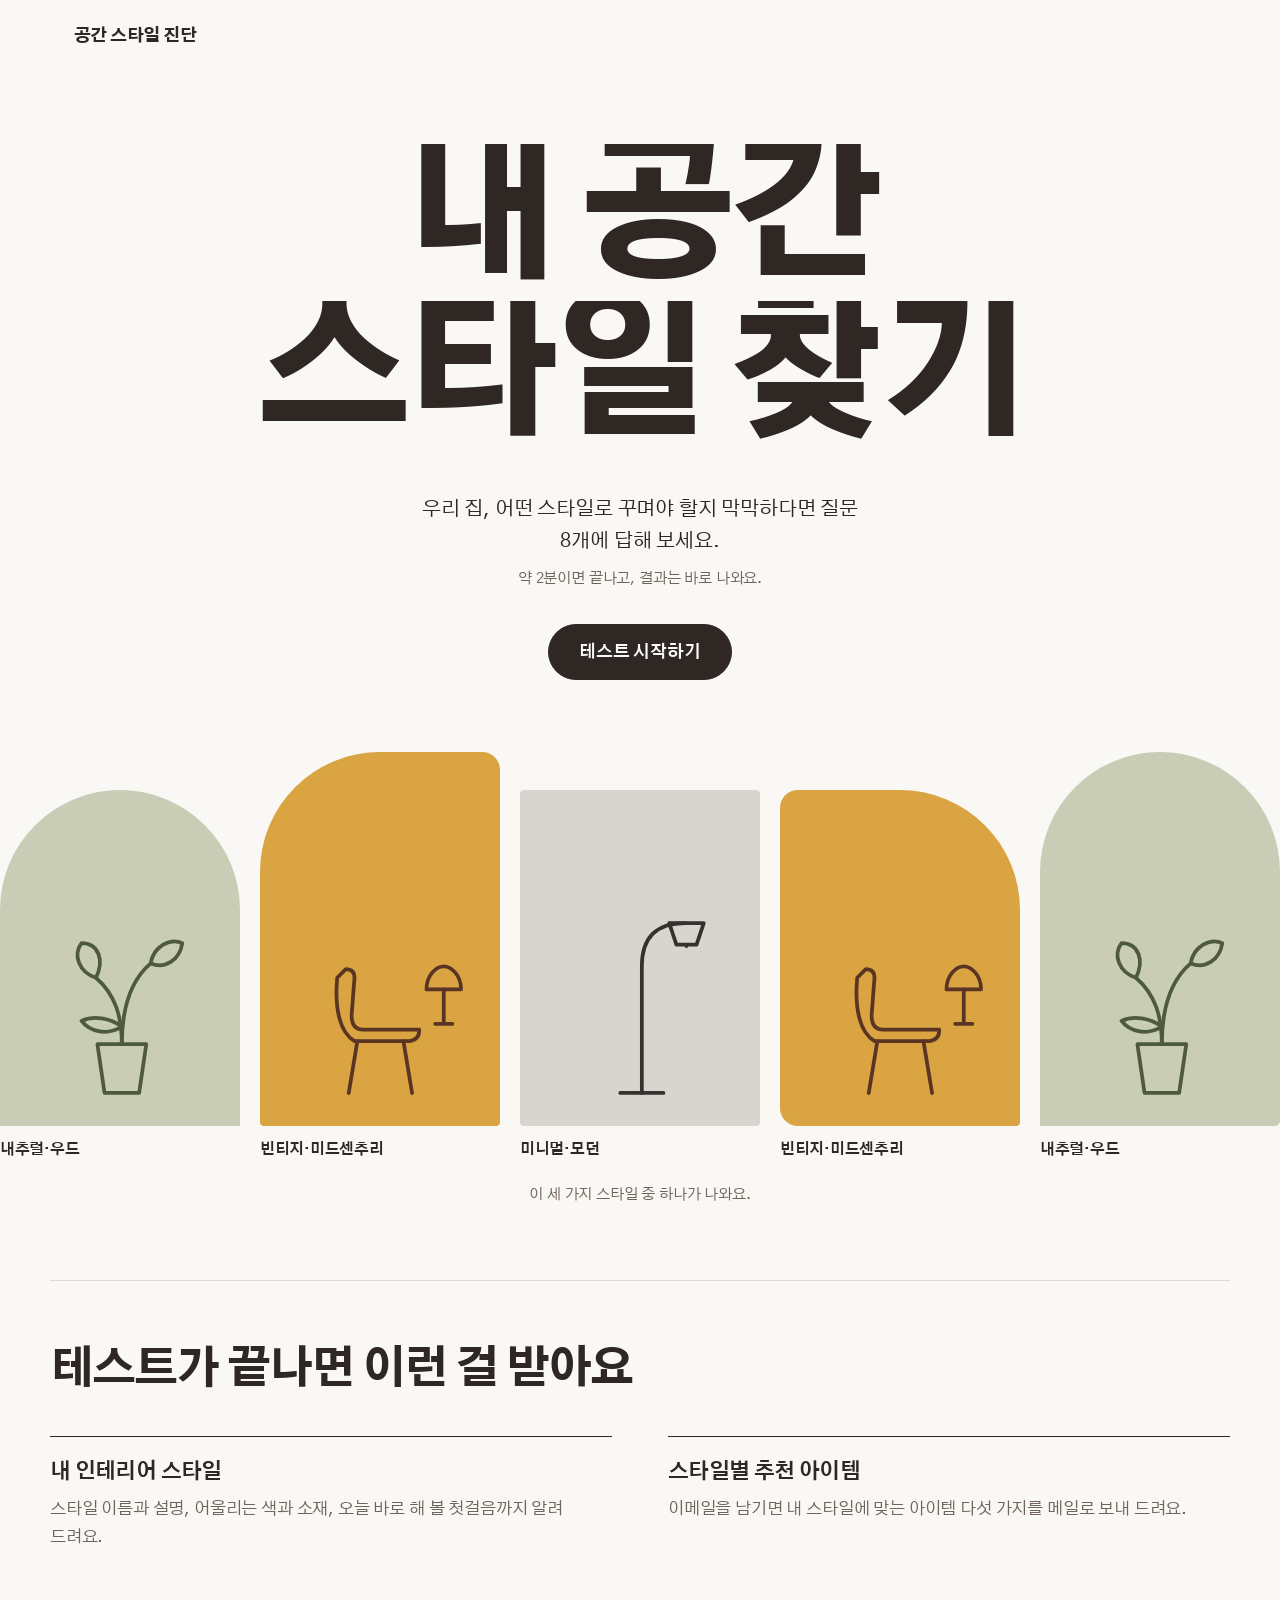
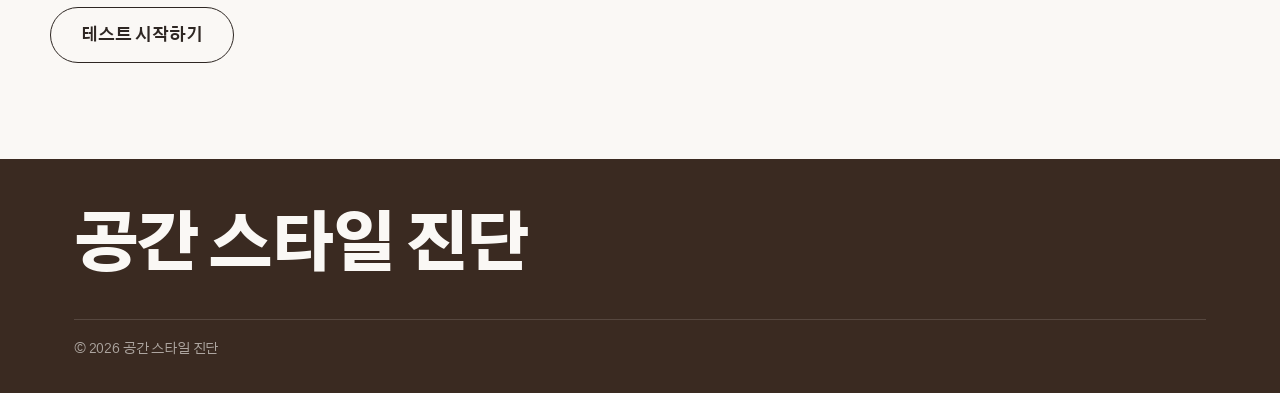
<file: index.html>
<!doctype html>
<html lang="ko">
<head>
  <meta charset="utf-8">
  <meta name="viewport" content="width=device-width, initial-scale=1">
  <title>공간 스타일 진단 — 내 공간 스타일 찾기</title>
  <meta name="description" content="집 꾸미기가 막막하다면 질문 8개에 답해 보세요. 약 2분이면 나에게 맞는 인테리어 스타일이 나와요.">
  <meta property="og:title" content="공간 스타일 진단 — 내 공간 스타일 찾기">
  <meta property="og:description" content="질문 8개, 약 2분. 나에게 맞는 인테리어 스타일을 알려 드려요.">
  <meta property="og:type" content="website">
  <meta name="theme-color" content="#FAF8F5">
  <link rel="preconnect" href="https://fonts.googleapis.com">
  <link rel="preconnect" href="https://fonts.gstatic.com" crossorigin>
  <link href="https://fonts.googleapis.com/css2?family=Gothic+A1:wght@400;500;700;800;900&family=Gowun+Batang:wght@700&display=swap" rel="stylesheet">
  <link rel="stylesheet" href="/assets/site.css">
</head>
<body>
  <header class="wrap top">
    <a class="mark" href="/">공간 스타일 진단</a>
  </header>

  <main>
    <section class="wrap hero">
      <h1 aria-label="내 공간 스타일 찾기">
        <span class="ln"><span>내 공간</span></span>
        <span class="ln"><span>스타일 찾기</span></span>
      </h1>
      <p class="lede">우리 집, 어떤 스타일로 꾸며야 할지 막막하다면 질문 8개에 답해 보세요.</p>
      <p class="meta">약 2분이면 끝나고, 결과는 바로 나와요.</p>
      <a class="btn" href="/test">테스트 시작하기</a>
    </section>

    <section class="rail" aria-label="결과로 나올 수 있는 세 가지 스타일: 미니멀·모던, 내추럴·우드, 빈티지·미드센추리">
      <div class="track" id="track" aria-hidden="true"></div>
      <p class="wrap rail-note">이 세 가지 스타일 중 하나가 나와요.</p>
    </section>

    <section class="wrap get">
      <h2>테스트가 끝나면 이런 걸 받아요</h2>
      <ul class="get-list">
        <li><b>내 인테리어 스타일</b><span>스타일 이름과 설명, 어울리는 색과 소재, 오늘 바로 해 볼 첫걸음까지 알려 드려요.</span></li>
        <li><b>스타일별 추천 아이템</b><span>이메일을 남기면 내 스타일에 맞는 아이템 다섯 가지를 메일로 보내 드려요.</span></li>
      </ul>
      <!-- 후기 자리: 실제 후기가 생기면 여기에 넣는다 (PRD 6-4) -->
      <div class="again"><a class="btn ghost" href="/test">테스트 시작하기</a></div>
    </section>
  </main>

  <footer class="foot">
    <div class="wrap">
      <p class="big">공간 스타일 진단</p>
      <p class="small">© 2026 공간 스타일 진단</p>
    </div>
  </footer>

  <script src="/assets/art.js"></script>
  <script>
    // 흐르는 방문 줄: 세 스타일을 두 번씩 놓고, 끊김 없이 돌도록 한 벌 더 붙인다
    const NAMES = { minimal: '미니멀·모던', natural: '내추럴·우드', vintage: '빈티지·미드센추리' };
    const set = ['natural', 'vintage', 'minimal', 'vintage', 'natural', 'minimal'];
    const html = set.map((k) => `<figure><div class="door ${k}">${window.STYLE_ART[k]}</div><figcaption>${NAMES[k]}</figcaption></figure>`).join('');
    document.getElementById('track').innerHTML = html + html;
  </script>
</body>
</html>
</file>
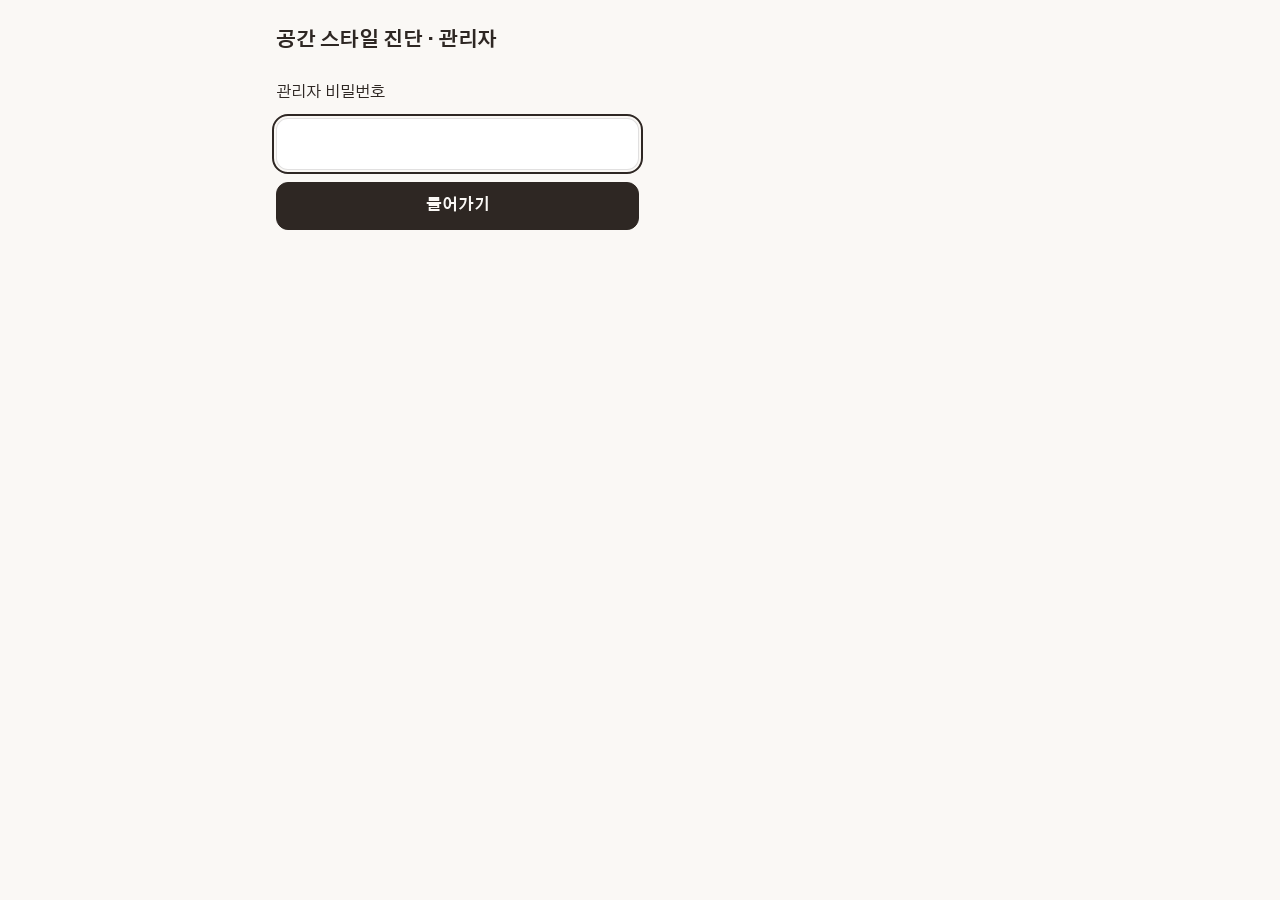
<file: admin/index.html>
<!doctype html>
<html lang="ko">
<head>
  <meta charset="utf-8">
  <meta name="viewport" content="width=device-width, initial-scale=1">
  <meta name="robots" content="noindex, nofollow">
  <title>관리자 — 공간 스타일 진단</title>
  <link rel="stylesheet" href="https://fonts.googleapis.com/css2?family=Gothic+A1:wght@400;700;800&display=swap">
  <style>
    :root { --paper:#FAF8F5; --plaster:#EEE9E2; --ink:#2E2723; --muted:#6F655C; --line:rgba(46,39,35,.14); --warn:#9A2D1F; }
    * { box-sizing: border-box; }
    [hidden] { display: none !important; }
    body { margin: 0; background: var(--paper); color: var(--ink); font: 16px/1.6 'Gothic A1', 'Apple SD Gothic Neo', sans-serif; word-break: keep-all; }
    main { max-width: 760px; margin: 0 auto; padding: 24px 16px 64px; }
    h1 { font-size: 20px; margin: 0 0 24px; letter-spacing: -0.02em; }
    button, input { font: inherit; color: inherit; }
    :focus-visible { outline: 2px solid var(--ink); outline-offset: 2px; }
    .login { display: grid; gap: 12px; max-width: 360px; }
    .login input { min-height: 52px; padding: 0 16px; border: 1px solid var(--line); border-radius: 12px; background: #fff; font-size: 16px; }
    .btn { min-height: 48px; padding: 0 18px; border-radius: 12px; border: 1px solid var(--ink); background: var(--ink); color: var(--paper); font-weight: 700; cursor: pointer; }
    .btn.line { background: transparent; color: var(--ink); border-color: var(--line); }
    .err { color: var(--warn); margin: 0; min-height: 1.6em; }
    .summary { display: flex; gap: 24px; flex-wrap: wrap; align-items: flex-end; padding-bottom: 20px; border-bottom: 1px solid var(--line); margin-bottom: 16px; }
    .big { font-size: 48px; font-weight: 800; line-height: 1; letter-spacing: -0.04em; }
    .label { color: var(--muted); font-size: 14px; }
    .counts { display: flex; gap: 16px; flex-wrap: wrap; color: var(--muted); font-size: 15px; }
    .counts b { color: var(--ink); }
    .note { background: var(--plaster); border-radius: 12px; padding: 12px 16px; margin: 0 0 16px; font-size: 15px; }
    .tools { display: flex; gap: 8px; justify-content: space-between; margin-bottom: 12px; }
    .card { border: 1px solid var(--line); border-radius: 16px; padding: 16px; margin-bottom: 12px; background: #fff; }
    .card.new { border-color: var(--ink); }
    .row1 { display: flex; justify-content: space-between; gap: 12px; color: var(--muted); font-size: 14px; }
    .email { display: block; margin: 6px 0 4px; font-size: 18px; font-weight: 700; background: none; border: 0; padding: 0; text-align: left; cursor: copy; word-break: break-all; }
    .style { font-size: 15px; }
    .mail { font-size: 14px; margin-top: 6px; display: flex; gap: 10px; align-items: center; flex-wrap: wrap; }
    .mail .fail { color: var(--warn); }
    .mail button { min-height: 36px; padding: 0 12px; font-size: 14px; }
    .status { display: grid; grid-template-columns: repeat(3, 1fr); gap: 8px; margin-top: 14px; }
    .status button { min-height: 44px; border-radius: 10px; border: 1px solid var(--line); background: transparent; cursor: pointer; font-size: 15px; }
    .status button.on { background: var(--ink); color: var(--paper); border-color: var(--ink); font-weight: 700; }
    .empty { color: var(--muted); padding: 32px 0; }
  </style>
</head>
<body>
  <main>
    <h1>공간 스타일 진단 · 관리자</h1>

    <form class="login" id="login">
      <label for="pw">관리자 비밀번호</label>
      <input type="password" id="pw" autocomplete="current-password" required>
      <button class="btn" type="submit">들어가기</button>
      <p class="err" id="loginErr" role="alert"></p>
    </form>

    <section id="board" hidden>
      <div class="summary">
        <div><div class="big" id="newCount">0</div><div class="label">새 신청</div></div>
        <div class="counts" id="counts"></div>
      </div>
      <p class="note" id="mailNote" hidden>메일 설정이 아직 없어서 추천 아이템 메일은 자동으로 나가지 않아요. 신청은 저장되고, 설정을 넣으면 여기서 ‘메일 보내기’를 누를 수 있어요.</p>
      <div class="tools">
        <button class="btn line" type="button" id="reload">새로고침</button>
        <button class="btn line" type="button" id="logout">나가기</button>
      </div>
      <p class="err" id="boardErr" role="alert"></p>
      <div id="list"></div>
    </section>
  </main>

  <script src="/assets/data.js"></script>
  <script>
    const { STYLES } = window.STYLE_DATA;
    const STATUSES = ['새 문의', '연락함', '완료'];
    const LABEL = { '새 문의': '새 신청', '연락함': '연락함', '완료': '완료' };
    const $ = (id) => document.getElementById(id);
    let pw = '';
    let mailReady = false;
    try { pw = sessionStorage.getItem('adminPw') || ''; } catch (e) {}

    async function api(method, body) {
      const r = await fetch('/api/admin', {
        method,
        headers: { 'x-admin-password': pw, ...(body ? { 'Content-Type': 'application/json' } : {}) },
        body: body ? JSON.stringify(body) : undefined,
      });
      const data = await r.json().catch(() => ({}));
      if (r.status === 401) { logout('비밀번호가 맞지 않아요.'); throw new Error(''); }
      if (!r.ok) throw new Error(data.error || '요청을 처리하지 못했어요.');
      return data;
    }

    function logout(message) {
      pw = '';
      try { sessionStorage.removeItem('adminPw'); } catch (e) {}
      $('board').hidden = true;
      $('login').hidden = false;
      $('loginErr').textContent = message || '';
      $('pw').value = '';
      $('pw').focus();
    }

    const fmt = (iso) => new Date(iso).toLocaleString('ko-KR', { month: 'numeric', day: 'numeric', hour: '2-digit', minute: '2-digit' });

    function render(rows) {
      $('newCount').textContent = rows.filter((r) => r.status === '새 문의').length;
      const by = {};
      rows.forEach((r) => { by[r.style] = (by[r.style] || 0) + 1; });
      $('counts').innerHTML = `<span>전체 <b>${rows.length}</b></span>` +
        Object.keys(STYLES).map((k) => `<span>${STYLES[k].name} <b>${by[k] || 0}</b></span>`).join('');
      $('mailNote').hidden = mailReady;

      const list = $('list');
      list.innerHTML = '';
      if (!rows.length) { list.innerHTML = '<p class="empty">아직 신청이 없어요. 결과 화면에서 이메일을 남기면 여기에 쌓여요.</p>'; return; }
      rows.forEach((r) => {
        const card = document.createElement('article');
        card.className = 'card' + (r.status === '새 문의' ? ' new' : '');
        const mailState = r.mail_sent_at ? `메일 보냄 · ${fmt(r.mail_sent_at)}`
          : r.mail_error ? '<span class="fail">메일 실패</span>' : '메일 대기';
        card.innerHTML = `
          <div class="row1"><span>${fmt(r.created_at)}</span><span>${LABEL[r.status] || r.status}</span></div>
          <button class="email" type="button" title="눌러서 복사"></button>
          <div class="style"></div>
          <div class="mail"><span>${mailState}</span></div>
          <div class="status"></div>`;
        card.querySelector('.email').textContent = r.email;
        card.querySelector('.style').textContent = STYLES[r.style] ? STYLES[r.style].name : r.style;
        card.querySelector('.email').addEventListener('click', async (e) => {
          try { await navigator.clipboard.writeText(r.email); e.target.textContent = '복사했어요'; setTimeout(() => { e.target.textContent = r.email; }, 1200); }
          catch (err) { const sel = getSelection(); const rg = document.createRange(); rg.selectNodeContents(e.target); sel.removeAllRanges(); sel.addRange(rg); }
        });
        if (mailReady && !r.mail_sent_at) {
          const send = document.createElement('button');
          send.className = 'btn line';
          send.type = 'button';
          send.textContent = r.mail_error ? '다시 보내기' : '메일 보내기';
          send.addEventListener('click', async () => {
            send.disabled = true;
            try { await api('POST', { action: 'send', id: r.id }); load(); }
            catch (err) { $('boardErr').textContent = err.message; send.disabled = false; }
          });
          card.querySelector('.mail').appendChild(send);
        }
        STATUSES.forEach((s) => {
          const b = document.createElement('button');
          b.type = 'button';
          b.textContent = LABEL[s];
          if (r.status === s) b.className = 'on';
          b.addEventListener('click', async () => {
            if (r.status === s) return;
            try { await api('PATCH', { id: r.id, status: s }); load(); }
            catch (err) { $('boardErr').textContent = err.message; }
          });
          card.querySelector('.status').appendChild(b);
        });
        list.appendChild(card);
      });
    }

    async function load() {
      $('boardErr').textContent = '';
      try {
        const data = await api('GET');
        mailReady = data.mailReady;
        $('login').hidden = true;
        $('board').hidden = false;
        render(data.rows);
      } catch (err) {
        if (err.message) {
          if ($('board').hidden) $('loginErr').textContent = err.message;
          else $('boardErr').textContent = err.message;
        }
      }
    }

    $('login').addEventListener('submit', (e) => {
      e.preventDefault();
      pw = $('pw').value;
      try { sessionStorage.setItem('adminPw', pw); } catch (err) {}
      $('loginErr').textContent = '';
      load();
    });
    $('reload').addEventListener('click', load);
    $('logout').addEventListener('click', () => logout());
    if (pw) load(); else $('pw').focus();
  </script>
</body>
</html>
</file>
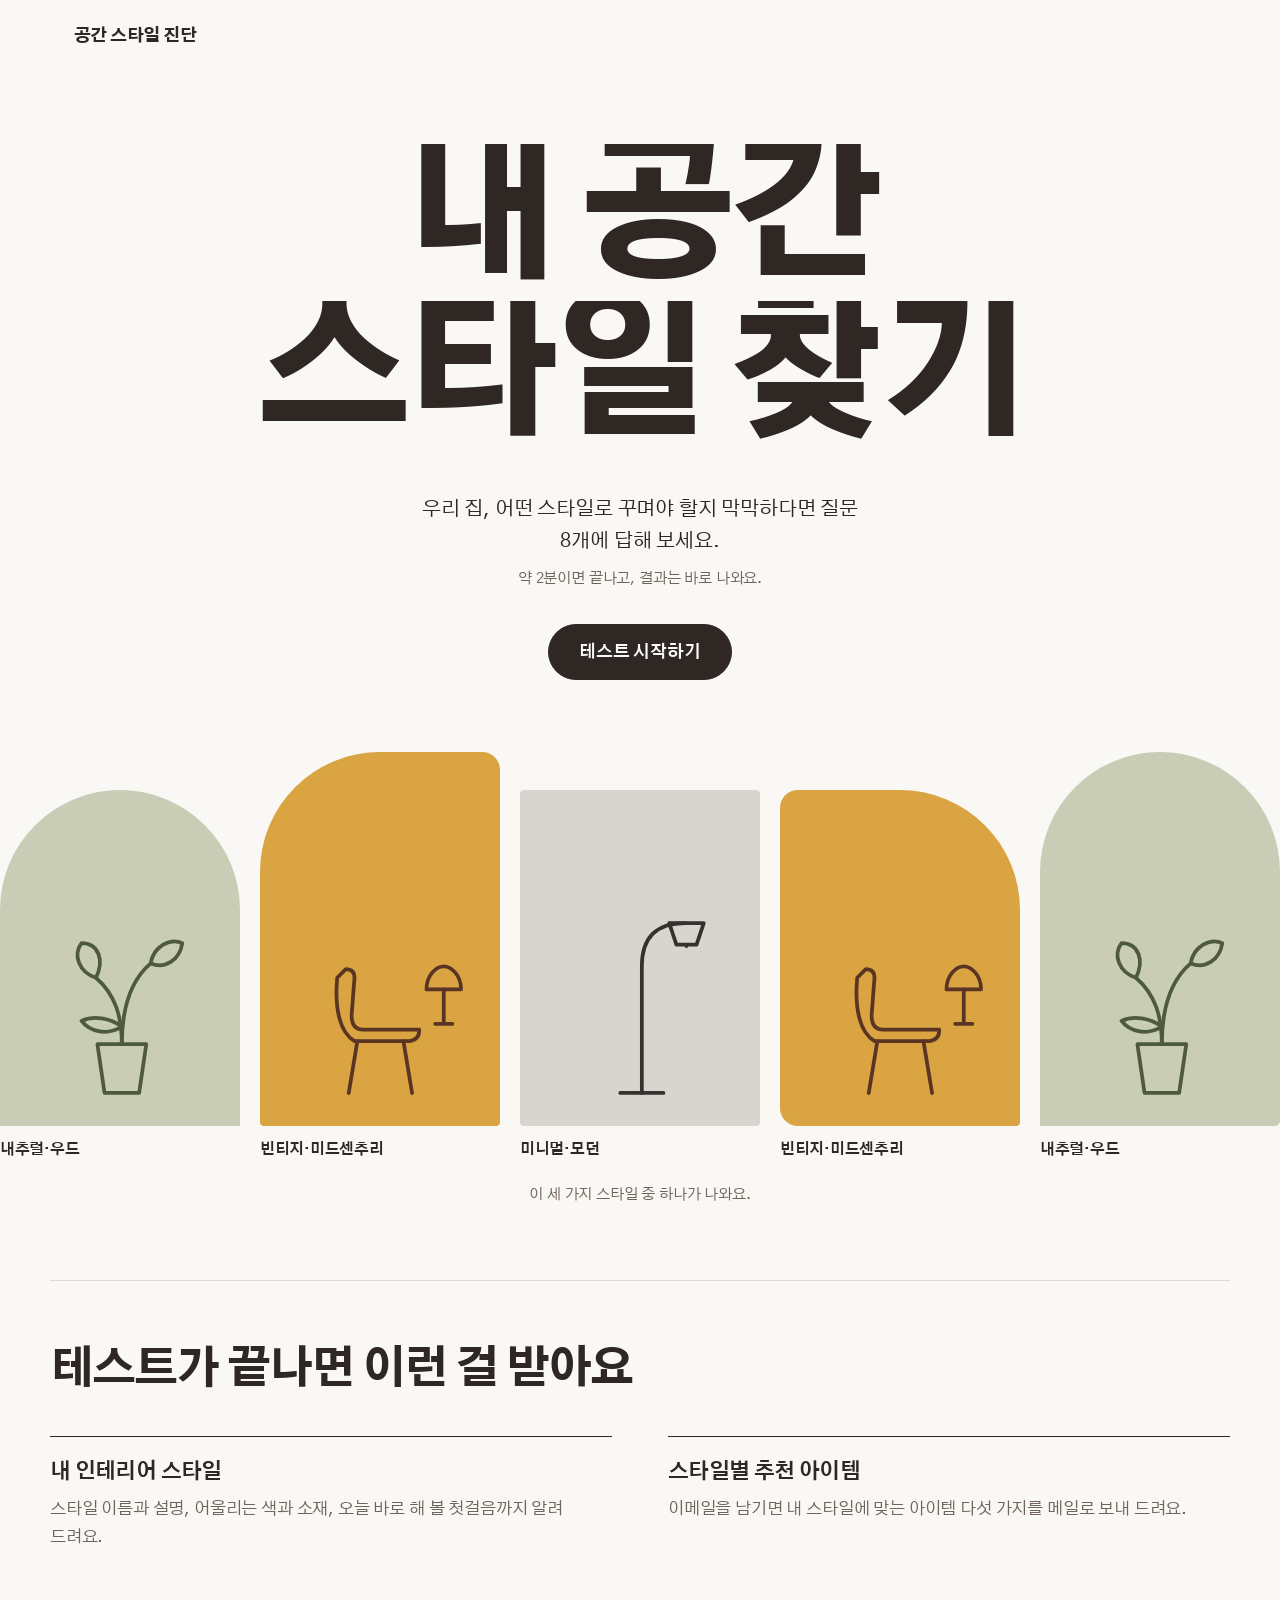
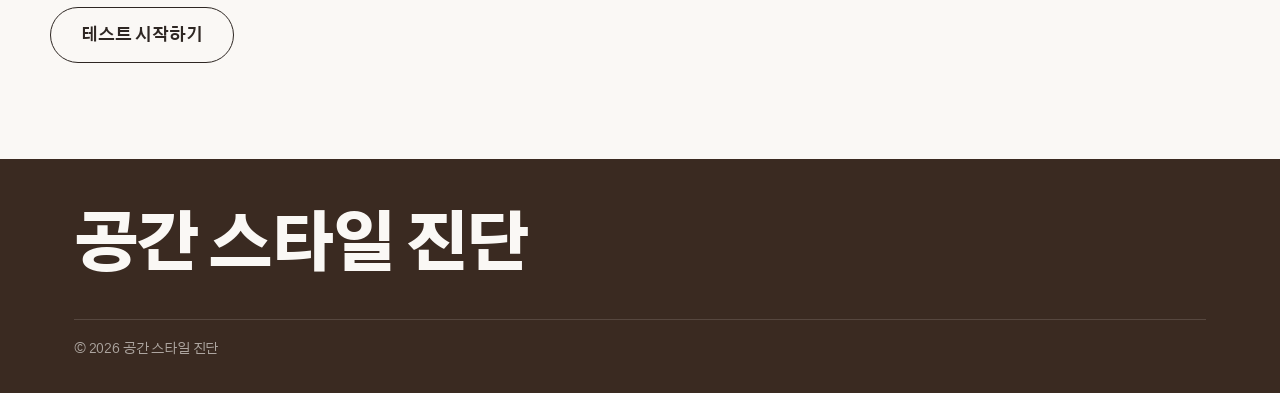
<file: result.html>
<!doctype html>
<html lang="ko">
<head>
  <meta charset="utf-8">
  <meta name="viewport" content="width=device-width, initial-scale=1">
  <title>내 공간 스타일 — 공간 스타일 진단</title>
  <meta name="description" content="공간 스타일 진단 결과. 질문 8개로 나에게 맞는 인테리어 스타일을 찾아보세요.">
  <meta property="og:title" content="내 공간 스타일 결과 — 공간 스타일 진단">
  <meta property="og:description" content="질문 8개, 약 2분. 나도 내 인테리어 스타일을 찾아보세요.">
  <meta name="theme-color" content="#FAF8F5">
  <link rel="preconnect" href="https://fonts.googleapis.com">
  <link rel="preconnect" href="https://fonts.gstatic.com" crossorigin>
  <link href="https://fonts.googleapis.com/css2?family=Gothic+A1:wght@400;500;700;800;900&family=Gowun+Batang:wght@700&display=swap" rel="stylesheet">
  <link rel="stylesheet" href="/assets/site.css">
</head>
<body>
  <header class="wrap top">
    <a class="mark" href="/">공간 스타일 진단</a>
  </header>

  <main class="wrap result">
    <div class="door" id="door"></div>

    <div>
      <p class="kicker" id="kicker">당신의 공간 스타일은</p>
      <h1 class="sname" id="sname"></h1>
      <p class="sline" id="sline"></p>
      <p class="sdesc" id="sdesc"></p>

      <dl class="facts">
        <div><dt>어울리는 색</dt><dd class="chips" id="colors"></dd></div>
        <div><dt>어울리는 소재</dt><dd id="materials"></dd></div>
        <div class="wide"><dt>오늘 해 볼 첫걸음</dt><dd id="step"></dd></div>
      </dl>

      <div class="share-row" id="mine">
        <button class="btn" type="button" id="share">결과 공유하기</button>
        <a class="btn ghost" href="/test">다시 하기</a>
        <span class="toast" id="toast" aria-live="polite"></span>
      </div>
      <div class="share-row" id="theirs" hidden>
        <a class="btn" href="/test">나도 테스트하기</a>
      </div>

      <section class="mail" id="mailbox">
        <form id="form" novalidate>
          <h2>이 스타일의 추천 아이템 받기</h2>
          <p id="mailLead">이메일을 남기면 <b></b>에 맞는 아이템 다섯 가지를 메일로 한 번 보내 드려요.</p>
          <div class="field">
            <label class="hp" aria-hidden="true">웹사이트<input type="text" name="website" tabindex="-1" autocomplete="off"></label>
            <input type="email" id="email" name="email" placeholder="이메일 주소" autocomplete="email" inputmode="email" required aria-label="이메일 주소">
          </div>
          <label class="agree"><input type="checkbox" id="consent">
            <span>개인정보 수집·이용에 동의해요 (필수)<small>받는 것: 이메일 · 목적: 추천 아이템 메일 발송 · 보관: 1년 후 또는 삭제 요청 시 지워요</small></span>
          </label>
          <label class="agree"><input type="checkbox" id="mailConsent">
            <span>추천 아이템 메일을 받을게요 (필수)<small>이 결과에 맞는 추천 메일을 한 번 보내요</small></span>
          </label>
          <button class="btn send" type="submit" id="submit">추천 아이템 받기</button>
          <p class="msg" id="msg" role="status"></p>
        </form>
        <div class="done" id="done" hidden>
          <h2>신청됐어요</h2>
          <p id="doneText"></p>
        </div>
      </section>
    </div>
  </main>

  <footer class="foot">
    <div class="wrap">
      <p class="big">공간 스타일 진단</p>
      <p class="small">© 2026 공간 스타일 진단</p>
    </div>
  </footer>

  <script src="/assets/data.js"></script>
  <script src="/assets/art.js"></script>
  <script>
    const { STYLES } = window.STYLE_DATA;
    const $ = (id) => document.getElementById(id);
    const params = new URLSearchParams(location.search);
    const key = STYLES[params.get('s')] ? params.get('s') : null;
    if (!key) location.replace('/');

    let mine = false;
    try { mine = sessionStorage.getItem('myStyle') === key; } catch (e) {}

    if (key) {
      const s = STYLES[key];
      document.title = `${s.name} — 공간 스타일 진단`;
      $('door').classList.add(key);
      $('door').innerHTML = window.STYLE_ART[key];
      $('sname').textContent = s.name;
      $('sline').textContent = s.line;
      $('sdesc').textContent = s.desc;
      $('materials').textContent = s.materials;
      $('step').textContent = s.firstStep;
      s.colors.forEach(([name, hex]) => {
        const c = document.createElement('span');
        c.className = 'chip';
        c.innerHTML = `<i style="background:${hex}"></i><span></span>`;
        c.lastChild.textContent = name;
        $('colors').appendChild(c);
      });
      $('mailLead').querySelector('b').textContent = s.name;

      if (!mine) {
        $('kicker').textContent = '친구의 공간 스타일은';
        $('mine').hidden = true;
        $('theirs').hidden = false;
        $('mailbox').hidden = true;
      }
    }

    $('share').addEventListener('click', async () => {
      const url = `${location.origin}/result?s=${key}`;
      const text = `내 공간 스타일은 ${STYLES[key].name}! 너는 어떤 스타일이야?`;
      if (navigator.share) {
        try { await navigator.share({ title: '공간 스타일 진단', text, url }); } catch (e) {}
        return;
      }
      try {
        await navigator.clipboard.writeText(`${text} ${url}`);
        $('toast').textContent = '링크를 복사했어요. 원하는 곳에 붙여 넣어 공유하세요.';
      } catch (e) {
        $('toast').textContent = url;
      }
    });

    $('form').addEventListener('submit', async (e) => {
      e.preventDefault();
      const email = $('email').value.trim();
      const msg = $('msg');
      msg.className = 'msg err';
      if (!/^[^\s@]+@[^\s@]+\.[^\s@]+$/.test(email)) { msg.textContent = '이메일 주소를 확인해 주세요.'; $('email').focus(); return; }
      if (!$('consent').checked) { msg.textContent = '개인정보 수집·이용에 동의해 주세요.'; return; }
      if (!$('mailConsent').checked) { msg.textContent = '추천 아이템 메일 받기에 동의해 주세요.'; return; }

      $('submit').disabled = true;
      $('submit').textContent = '보내는 중…';
      msg.className = 'msg';
      msg.textContent = '';
      try {
        const r = await fetch('/api/inquiry', {
          method: 'POST',
          headers: { 'Content-Type': 'application/json' },
          body: JSON.stringify({
            email, style: key,
            consent: $('consent').checked,
            mailConsent: $('mailConsent').checked,
            website: $('form').website.value,
          }),
        });
        const data = await r.json().catch(() => ({}));
        if (!r.ok) throw new Error(data.error || '신청하지 못했어요. 잠시 뒤 다시 시도해 주세요.');
        $('form').hidden = true;
        $('done').hidden = false;
        $('doneText').textContent = data.mailed
          ? `${email} 로 추천 아이템 메일을 보냈어요. 메일함을 확인해 주세요.`
          : `${email} 로 추천 아이템 메일을 보내 드릴게요.`;
      } catch (err) {
        msg.className = 'msg err';
        msg.textContent = err.message;
        $('submit').disabled = false;
        $('submit').textContent = '추천 아이템 받기';
      }
    });
  </script>
</body>
</html>
</file>
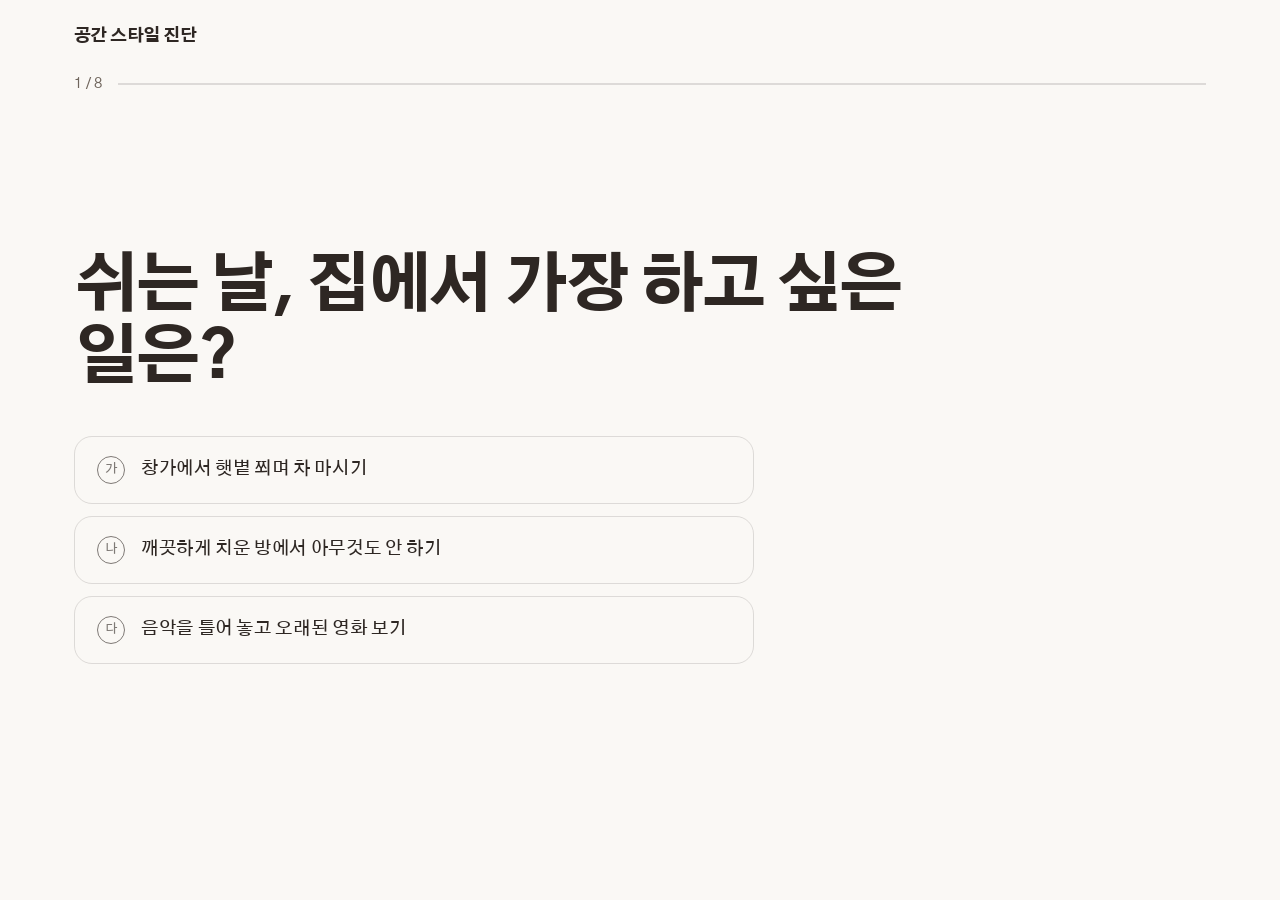
<file: test.html>
<!doctype html>
<html lang="ko">
<head>
  <meta charset="utf-8">
  <meta name="viewport" content="width=device-width, initial-scale=1">
  <title>테스트 — 공간 스타일 진단</title>
  <meta name="description" content="질문 8개에 답하면 나에게 맞는 인테리어 스타일이 나와요.">
  <meta name="theme-color" content="#FAF8F5">
  <link rel="preconnect" href="https://fonts.googleapis.com">
  <link rel="preconnect" href="https://fonts.gstatic.com" crossorigin>
  <link href="https://fonts.googleapis.com/css2?family=Gothic+A1:wght@400;500;700;800;900&family=Gowun+Batang:wght@700&display=swap" rel="stylesheet">
  <link rel="stylesheet" href="/assets/site.css">
</head>
<body>
  <header class="wrap top">
    <a class="mark" href="/">공간 스타일 진단</a>
  </header>

  <main class="wrap quiz">
    <div class="progress">
      <span id="count" aria-live="polite">1 / 8</span>
      <div class="bar" aria-hidden="true"><i id="bar"></i></div>
    </div>

    <div class="stage in" id="stage">
      <h1 class="qtext" id="q"></h1>
      <div class="answers" id="answers" role="group" aria-labelledby="q"></div>
    </div>

    <div><button class="back" id="back" type="button">이전 질문</button></div>
  </main>

  <script src="/assets/data.js"></script>
  <script>
    const { QUESTIONS } = window.STYLE_DATA;
    const picks = [];
    let i = 0;
    let busy = false;

    const $ = (id) => document.getElementById(id);
    const reduce = window.matchMedia('(prefers-reduced-motion: reduce)').matches;

    function render() {
      const item = QUESTIONS[i];
      $('count').textContent = `${i + 1} / ${QUESTIONS.length}`;
      $('bar').style.transform = `scaleX(${i / QUESTIONS.length})`;
      $('q').textContent = item.q;
      $('answers').innerHTML = '';
      item.a.forEach(([label, style], n) => {
        const b = document.createElement('button');
        b.type = 'button';
        b.className = 'answer' + (picks[i] === n ? ' picked' : '');
        b.innerHTML = `<span class="key">${'가나다'[n]}</span><span></span>`;
        b.lastChild.textContent = label;
        b.addEventListener('click', () => choose(n, b));
        $('answers').appendChild(b);
      });
      $('back').disabled = i === 0;
      const stage = $('stage');
      stage.classList.remove('out', 'in');
      void stage.offsetWidth;
      stage.classList.add('in');
    }

    function score() {
      const tally = { minimal: 0, natural: 0, vintage: 0 };
      picks.forEach((n, qi) => { tally[QUESTIONS[qi].a[n][1]] += 1; });
      const top = Math.max(...Object.values(tally));
      // 동점이면 가장 마지막에 고른 답의 스타일을 우선한다
      for (let qi = picks.length - 1; qi >= 0; qi--) {
        const s = QUESTIONS[qi].a[picks[qi]][1];
        if (tally[s] === top) return s;
      }
      return 'natural';
    }

    function choose(n, btn) {
      if (busy) return;
      busy = true;
      picks[i] = n;
      picks.length = i + 1;
      document.querySelectorAll('.answer').forEach((b) => b.classList.remove('picked'));
      btn.classList.add('picked');
      $('bar').style.transform = `scaleX(${(i + 1) / QUESTIONS.length})`;
      setTimeout(() => {
        if (i === QUESTIONS.length - 1) {
          const s = score();
          try { sessionStorage.setItem('myStyle', s); } catch (e) {}
          location.href = `/result?s=${s}`;
          return;
        }
        $('stage').classList.add('out');
        setTimeout(() => { i += 1; busy = false; render(); }, reduce ? 0 : 280);
      }, reduce ? 0 : 320);
    }

    $('back').addEventListener('click', () => {
      if (i === 0 || busy) return;
      i -= 1;
      render();
    });

    render();
  </script>
</body>
</html>
</file>
<file: assets/site.css>
:root {
  --paper: #FAF8F5;
  --plaster: #EEE9E2;
  --ink: #2E2723;
  --muted: #6F655C;
  --line: rgba(46, 39, 35, .14);
  --walnut: #3A2A21;

  --minimal: #D8D5CF;  --minimal-deep: #34322F;
  --natural: #C9CDB5;  --natural-deep: #4E5A3C;
  --vintage: #D9A441;  --vintage-deep: #5A3523;

  --ease: cubic-bezier(.16, 1, .3, 1);
  --sans: 'Gothic A1', 'Apple SD Gothic Neo', 'Malgun Gothic', sans-serif;
  --serif: 'Gowun Batang', 'AppleMyungjo', serif;
}

*, *::before, *::after { box-sizing: border-box; }
[hidden] { display: none !important; }
html { -webkit-text-size-adjust: 100%; }
body {
  margin: 0;
  background: var(--paper);
  color: var(--ink);
  font-family: var(--sans);
  font-size: 17px;
  line-height: 1.65;
  letter-spacing: -0.01em;
  word-break: keep-all;
  -webkit-font-smoothing: antialiased;
}
a { color: inherit; }
button, input { font: inherit; color: inherit; }
:focus-visible { outline: 2px solid var(--ink); outline-offset: 3px; }

.wrap { width: 100%; max-width: 1180px; margin: 0 auto; padding: 0 24px; }

/* 머리말 */
.top { display: flex; align-items: center; justify-content: space-between; height: 72px; }
.mark { font-weight: 800; font-size: 17px; letter-spacing: -0.03em; text-decoration: none; }
.mark small { font-weight: 400; color: var(--muted); margin-left: 8px; font-size: 14px; }

/* 버튼 */
.btn {
  display: inline-flex; align-items: center; justify-content: center; gap: 10px;
  min-height: 56px; padding: 0 30px; border-radius: 999px;
  border: 1px solid var(--ink); background: var(--ink); color: var(--paper);
  font-weight: 700; font-size: 17px; text-decoration: none; cursor: pointer;
  transition: transform .5s var(--ease), background-color .5s var(--ease), color .5s var(--ease);
}
.btn:hover { transform: translateY(-2px); }
.btn:active { transform: translateY(0); }
.btn.ghost { background: transparent; color: var(--ink); }
.btn.ghost:hover { background: var(--ink); color: var(--paper); }
.btn { white-space: nowrap; }
.mail .send { margin-top: 22px; }
.btn[disabled] { opacity: .5; cursor: progress; transform: none; }

/* 방문(도어) 모양 — 스타일마다 문 모양이 다르다 */
.door {
  position: relative; display: grid; place-items: end center;
  aspect-ratio: 5 / 7; overflow: hidden;
}
.door svg { width: 72%; height: auto; margin-bottom: 8%; }
.door.minimal { background: var(--minimal); color: var(--minimal-deep); border-radius: 4px; }
.door.natural { background: var(--natural); color: var(--natural-deep); border-radius: 999px 999px 4px 4px; }
.door.vintage { background: var(--vintage); color: var(--vintage-deep); border-radius: 120px 18px 4px 4px; }

/* 첫 화면 — 가운데 정렬, 넉넉한 여백 */
.hero { padding: 72px 0 72px; text-align: center; }
.hero h1 {
  margin: 0 0 36px; font-weight: 900;
  font-size: clamp(56px, 12vw, 168px);
  line-height: .98; letter-spacing: -0.06em;
}
.hero h1 .ln { display: block; overflow: hidden; padding-bottom: .04em; }
.hero h1 .ln > span { display: inline-block; animation: rise 1.1s var(--ease) both; }
.hero h1 .ln:nth-child(2) > span { animation-delay: .12s; }
@keyframes rise { from { transform: translateY(105%); } to { transform: none; } }
.lede { font-size: 20px; line-height: 1.6; margin: 0 auto 10px; max-width: 24em; }
.meta { color: var(--muted); font-size: 15px; margin: 0 0 32px; }

/* 흐르는 방문 줄 */
.rail { overflow: hidden; padding-bottom: 72px; }
.track { --gap: 20px; display: flex; gap: var(--gap); width: max-content; align-items: flex-end; animation: slide 48s linear infinite; }
.rail:hover .track { animation-play-state: paused; }
.track figure { margin: 0; width: clamp(150px, 19vw, 240px); flex: none; }
.track figure:nth-child(3n+2) .door { aspect-ratio: 5 / 7.8; }
.track figure:nth-child(6n+4) .door.vintage { border-radius: 18px 120px 4px 18px; }
.track figure:nth-child(6n+5) .door.natural { border-radius: 999px 999px 40px 4px; }
.track figcaption { margin-top: 12px; font-size: 15px; font-weight: 700; letter-spacing: -0.02em; }
@keyframes slide { to { transform: translateX(calc(-50% - var(--gap) / 2)); } }
.rail-note { color: var(--muted); font-size: 15px; margin-top: 20px; text-align: center; }

/* 결과로 받는 것 */
.get { border-top: 1px solid var(--line); padding: 64px 0 96px; }
.get h2 { font-size: clamp(28px, 4vw, 44px); line-height: 1.15; letter-spacing: -0.045em; font-weight: 800; margin: 0 0 40px; max-width: 14em; }
.get-list { display: grid; grid-template-columns: 1fr 1fr; gap: 32px 56px; margin: 0; padding: 0; list-style: none; }
.get-list li { border-top: 1px solid var(--ink); padding-top: 18px; }
.get-list b { display: block; font-size: 21px; letter-spacing: -0.03em; margin-bottom: 6px; }
.get-list span { color: var(--muted); }
.get .again { margin-top: 56px; }

/* 꼬리말 */
.foot { background: var(--walnut); color: var(--paper); padding: 56px 0 32px; }
.foot p { margin: 0; }
.foot .big { font-weight: 900; font-size: clamp(32px, 6vw, 64px); letter-spacing: -0.06em; line-height: 1; }
.foot .small { margin-top: 40px; padding-top: 18px; border-top: 1px solid rgba(250, 248, 245, .14); font-size: 14px; color: rgba(250, 248, 245, .6); }

/* 테스트 */
.quiz { min-height: calc(100svh - 72px); display: flex; flex-direction: column; padding-bottom: 40px; }
.progress { display: flex; align-items: center; gap: 16px; font-size: 15px; color: var(--muted); }
.bar { flex: 1; height: 2px; background: var(--line); position: relative; overflow: hidden; }
.bar i { position: absolute; inset: 0; background: var(--ink); transform-origin: left; transform: scaleX(0); transition: transform .7s var(--ease); }
.stage { flex: 1; display: flex; flex-direction: column; justify-content: center; padding: 48px 0; }
.qtext { font-weight: 800; font-size: clamp(32px, 5.4vw, 64px); line-height: 1.12; letter-spacing: -0.05em; margin: 0 0 40px; max-width: 15em; }
.answers { display: grid; gap: 12px; max-width: 680px; }
.answer {
  display: flex; align-items: center; gap: 16px; width: 100%; text-align: left;
  min-height: 68px; padding: 14px 22px; border-radius: 18px;
  background: transparent; border: 1px solid var(--line); cursor: pointer;
  font-size: 18px; font-weight: 500; letter-spacing: -0.02em;
  transition: background-color .5s var(--ease), border-color .5s var(--ease), transform .5s var(--ease);
}
.answer:hover { border-color: var(--ink); }
.answer.picked { background: var(--ink); color: var(--paper); border-color: var(--ink); }
.answer .key { flex: none; width: 28px; height: 28px; border-radius: 50%; border: 1px solid currentColor; display: grid; place-items: center; font-size: 13px; opacity: .6; }
.stage.out .qtext, .stage.out .answers { opacity: 0; transform: translateY(-16px); transition: opacity .35s ease, transform .35s ease; }
.stage.in .qtext, .stage.in .answers { animation: qin .7s var(--ease) both; }
.stage.in .answers { animation-delay: .06s; }
@keyframes qin { from { opacity: 0; transform: translateY(24px); } to { opacity: 1; transform: none; } }
.back { background: none; border: 0; padding: 8px 0; color: var(--muted); cursor: pointer; font-size: 15px; text-decoration: underline; text-underline-offset: 4px; }
.back:disabled { visibility: hidden; }

/* 결과 */
.result { display: grid; grid-template-columns: minmax(0, 4fr) minmax(0, 7fr); gap: 64px; padding: 32px 0 80px; align-items: start; }
.result .door { width: 100%; max-width: 380px; }
.kicker { font-size: 16px; color: var(--muted); margin: 0 0 8px; }
.sname { font-family: var(--serif); font-weight: 700; font-size: clamp(44px, 7vw, 92px); line-height: 1.05; letter-spacing: -0.04em; margin: 0; }
.sline { font-size: 22px; font-weight: 700; letter-spacing: -0.03em; margin: 18px 0 16px; }
.sdesc { max-width: 34em; margin: 0 0 36px; }
.facts { display: grid; grid-template-columns: 1fr 1fr; gap: 24px 40px; margin: 0 0 40px; max-width: 640px; }
.facts dt { font-size: 14px; color: var(--muted); margin-bottom: 6px; }
.facts dd { margin: 0; }
.facts .wide { grid-column: 1 / -1; }
.chips { display: flex; gap: 10px; flex-wrap: wrap; }
.chip { display: inline-flex; align-items: center; gap: 8px; font-size: 15px; }
.chip i { width: 22px; height: 22px; border-radius: 50%; border: 1px solid var(--line); }
.share-row { display: flex; gap: 12px; flex-wrap: wrap; align-items: center; }
.toast { font-size: 15px; color: var(--muted); }

.mail { background: var(--plaster); border-radius: 28px 28px 28px 4px; padding: 40px; margin-top: 48px; max-width: 640px; }
.mail h2 { font-size: 28px; letter-spacing: -0.04em; line-height: 1.25; margin: 0 0 8px; }
.mail p { margin: 0 0 24px; color: var(--muted); }
.field { display: flex; gap: 10px; flex-wrap: wrap; }
.field input[type=email] {
  flex: 1 1 240px; min-height: 56px; padding: 0 20px; border-radius: 999px;
  border: 1px solid var(--line); background: var(--paper); font-size: 17px;
}
.field input[type=email]:focus { outline: 2px solid var(--ink); outline-offset: 1px; }
.agree { display: flex; gap: 10px; align-items: flex-start; font-size: 15px; margin-top: 14px; cursor: pointer; }
.agree input { width: 20px; height: 20px; margin: 2px 0 0; accent-color: var(--ink); flex: none; }
.agree span { color: var(--ink); }
.agree small { display: block; color: var(--muted); font-size: 13px; }
.hp { position: absolute; left: -9999px; width: 1px; height: 1px; overflow: hidden; }
.msg { margin-top: 16px; font-size: 15px; min-height: 1.5em; }
.msg.err { color: #9A2D1F; }
.done h2 { margin-bottom: 8px; }

@media (max-width: 860px) {
  .result { grid-template-columns: 1fr; gap: 40px; }
  .result .door { max-width: 240px; }
  .get-list { grid-template-columns: 1fr; }
}
@media (max-width: 560px) {
  .wrap { padding-left: 16px; padding-right: 16px; }
  .hero { padding: 40px 0 48px; }
  .track { --gap: 12px; }
  .track figcaption { font-size: 13px; }
  .rail { padding-bottom: 56px; }
  .door.vintage { border-top-left-radius: 64px; }
  .mail { padding: 28px 20px; }
  .result { padding-top: 8px; gap: 28px; }
  .result .door { max-width: 160px; }
  .facts { grid-template-columns: 1fr; }
  .btn { width: 100%; }
  .share-row .btn { width: auto; flex: 1; padding: 0 18px; }
}
@media (prefers-reduced-motion: reduce) {
  *, *::before, *::after { animation: none !important; transition: none !important; }
}
</file>
